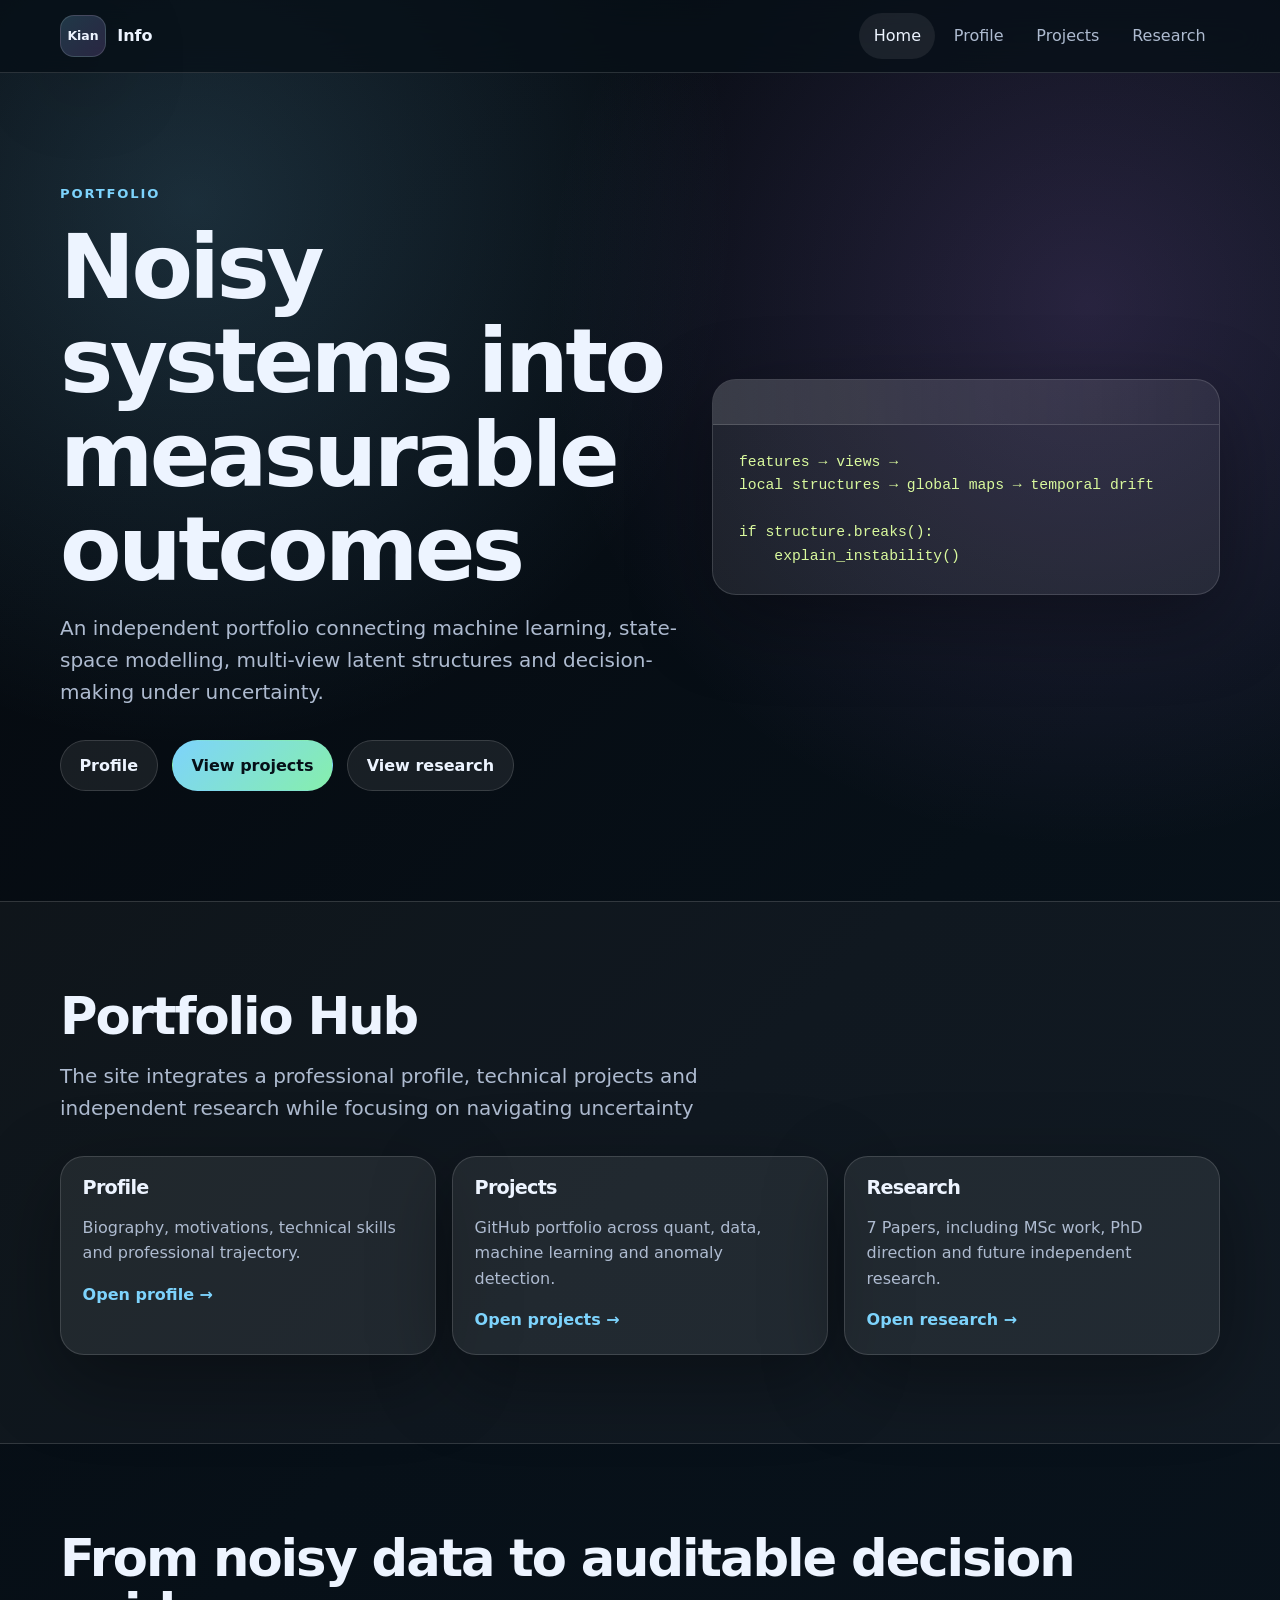
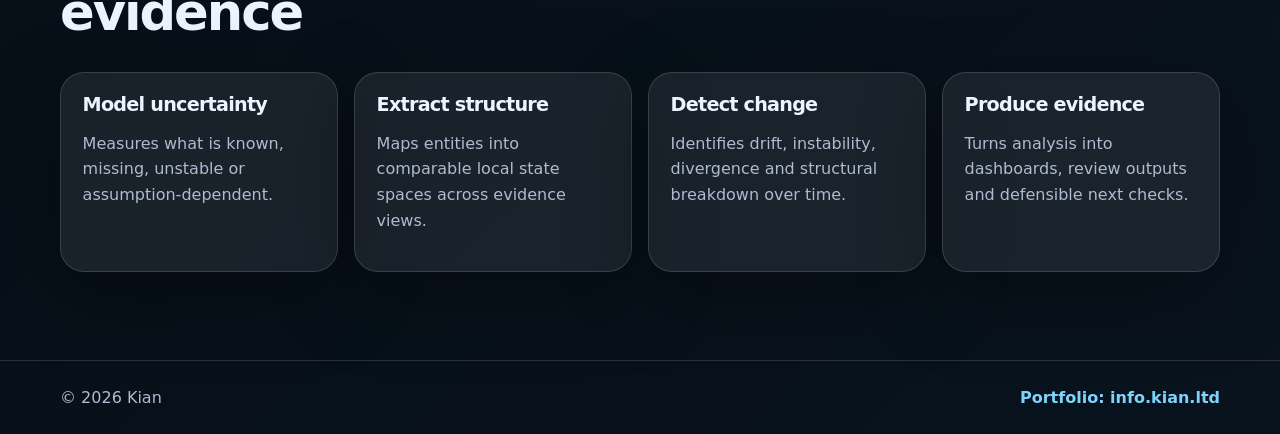
<file: index.html>
<!doctype html>
<html lang="en">
<head>
  <meta charset="utf-8">
  <meta name="viewport" content="width=device-width, initial-scale=1">
  <title>Kian Info</title>
  <meta http-equiv="refresh" content="0; url=website-info/home.html">
  <script>location.replace('website-info/home.html')</script>
</head>
<body>
  <p><a href="website-info/home.html">Kian</a></p>
</body>
</html>
</file>
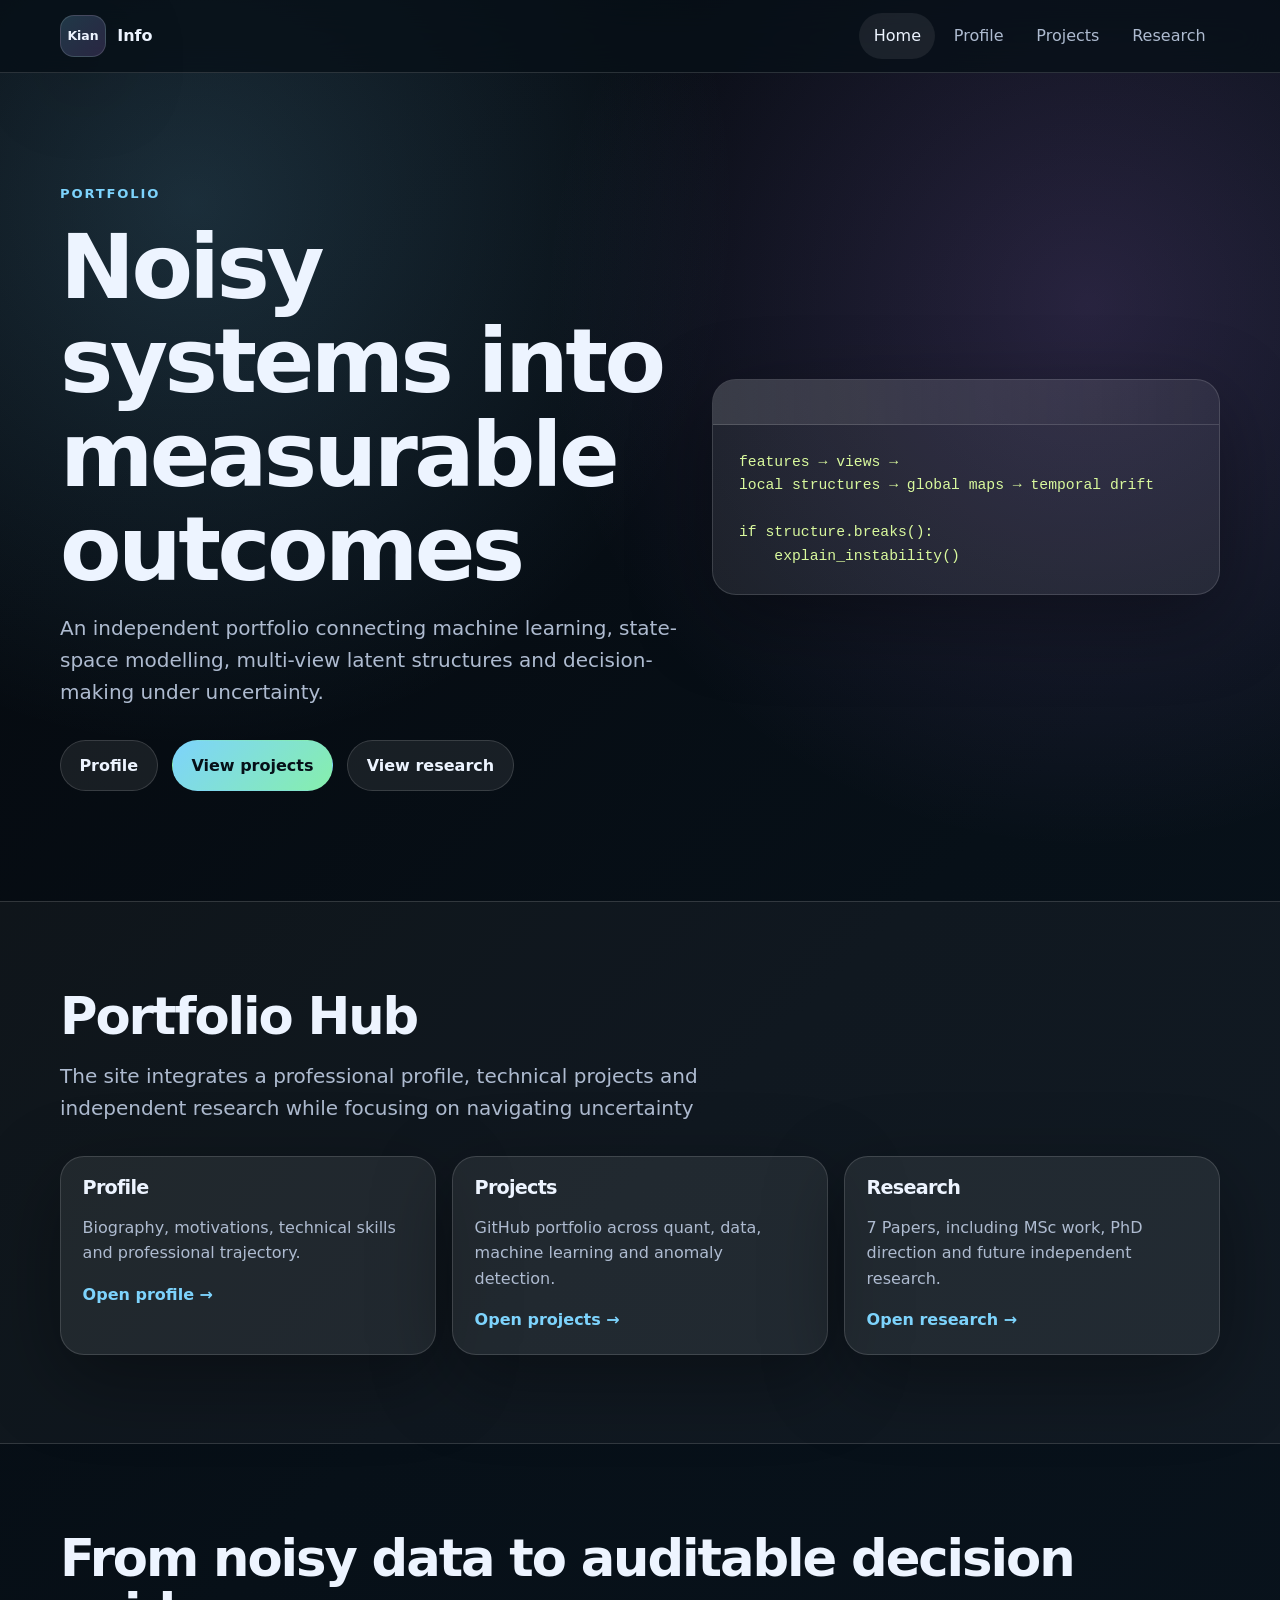
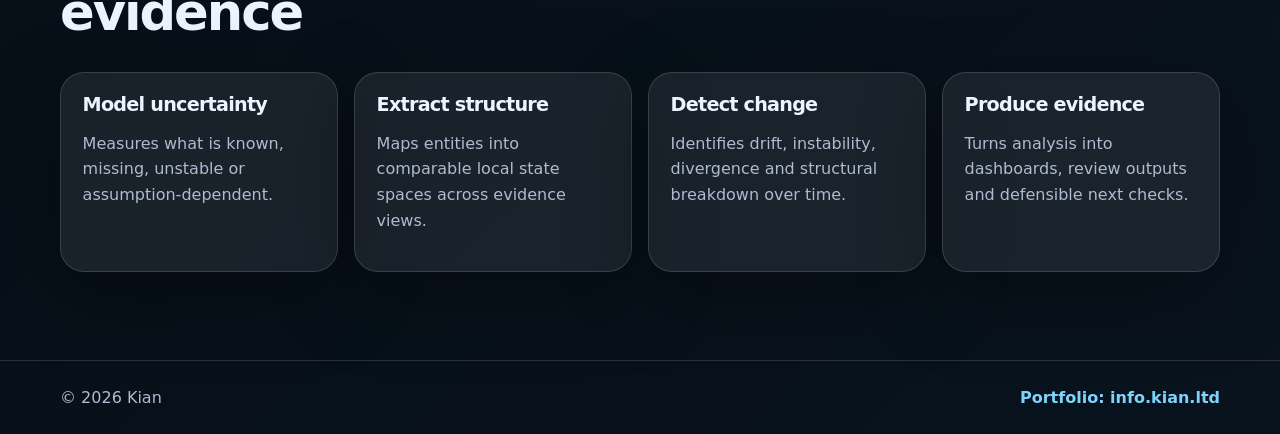
<file: website-info/home.html>
<!doctype html>
<html lang="en">

<head>
  <meta charset="utf-8">
  <meta name="viewport" content="width=device-width, initial-scale=1">
  <title>Portfolio | Kian Info</title>

  <base href="../">
  <link rel="stylesheet" href="website-info/assets/site.css">
  <script defer src="website-info/assets/site.js"></script>
</head>

<body>
  <header class="header">
    <nav class="nav container" aria-label="Main navigation">
      <a class="brand" href="website-info/home.html"><span class="mark">Kian</span><span>Info</span></a>
      <button class="menu" type="button" aria-label="Toggle navigation" aria-expanded="false">☰</button>
      <div class="links">
        <a class="active" href="website-info/home.html">Home</a>
        <a href="website-info/profile.html">Profile</a>
        <a href="website-info/projects.html">Projects</a>
        <a href="website-info/research.html">Research</a>
      </div>
    </nav>
  </header>

  <main>
    <section class="hero">
      <div class="container split">
        <div class="reveal">
          <p class="eyebrow">Portfolio</p>
          <h1>Noisy systems into measurable outcomes</h1>
          <p class="lead">An independent portfolio connecting machine learning, state-space modelling, multi-view latent
            structures and decision-making under uncertainty.</p>
          <div class="buttons">
            <a class="button" href="website-info/profile.html">Profile</a>
            <a class="button primary" href="website-info/projects.html">View projects</a>
            <a class="button" href="website-info/research.html">View research</a>

          </div>
        </div>
        <aside class="panel code-panel reveal">
          <pre class="code">features → views →
local structures → global maps → temporal drift

if structure.breaks():
    explain_instability()</pre>
        </aside>
      </div>
    </section>

    <section class="section band">
      <div class="container">
        <div class="heading reveal">
          <h2>Portfolio Hub</h2>
          <p class="lead">The site integrates a professional profile, technical projects and independent research while
            focusing on navigating uncertainty</p>
        </div>
        <div class="grid three">
          <article class="card reveal">
            <h3>Profile</h3>
            <p>Biography, motivations, technical skills and professional trajectory.</p>
            <a href="website-info/profile.html">Open profile →</a>
          </article>
          <article class="card reveal">
            <h3>Projects</h3>
            <p>GitHub portfolio across quant, data, machine learning and anomaly detection.</p>
            <a href="website-info/projects.html">Open projects →</a>
          </article>
          <article class="card reveal">
            <h3>Research</h3>
            <p>7 Papers, including MSc work, PhD direction and future independent research.</p>
            <a href="website-info/research.html">Open research →</a>
          </article>
        </div>
      </div>
    </section>

    <section class="section">
      <div class="container">
        <div class="heading reveal">
          <h2>From noisy data to auditable decision evidence</h2>
        </div>

        <div class="grid four">
          <article class="card reveal">
            <h3>Model uncertainty</h3>
            <p>Measures what is known, missing, unstable or assumption-dependent.</p>
          </article>

          <article class="card reveal">
            <h3>Extract structure</h3>
            <p>Maps entities into comparable local state spaces across evidence views.</p>
          </article>

          <article class="card reveal">
            <h3>Detect change</h3>
            <p>Identifies drift, instability, divergence and structural breakdown over time.</p>
          </article>

          <article class="card reveal">
            <h3>Produce evidence</h3>
            <p>Turns analysis into dashboards, review outputs and defensible next checks.</p>
          </article>
        </div>
      </div>
    </section>
  </main>

  <footer class="footer">
    <div class="container">
      <p>© <span id="year"></span> Kian </p>
      <a href="https://info.kian.ltd">Portfolio: info.kian.ltd</a>
    </div>
  </footer>
</body>

</html>
</file>
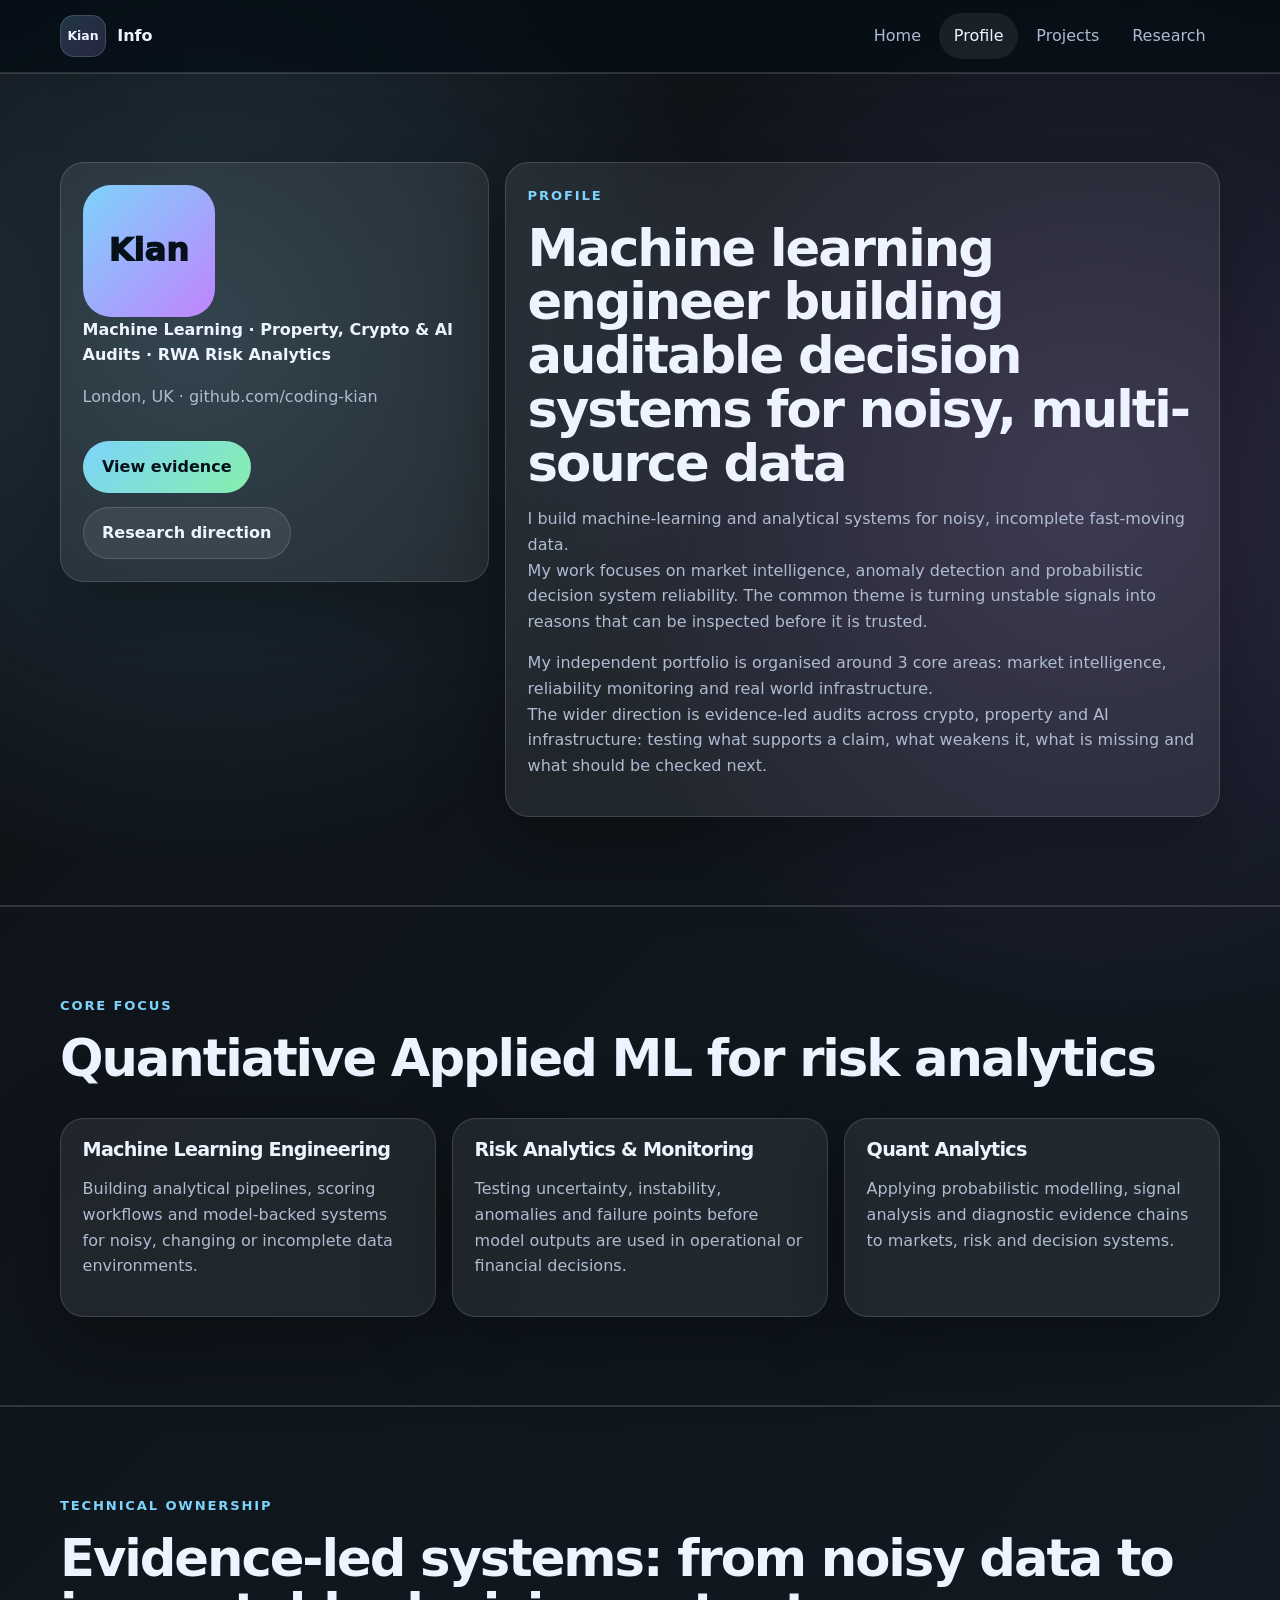
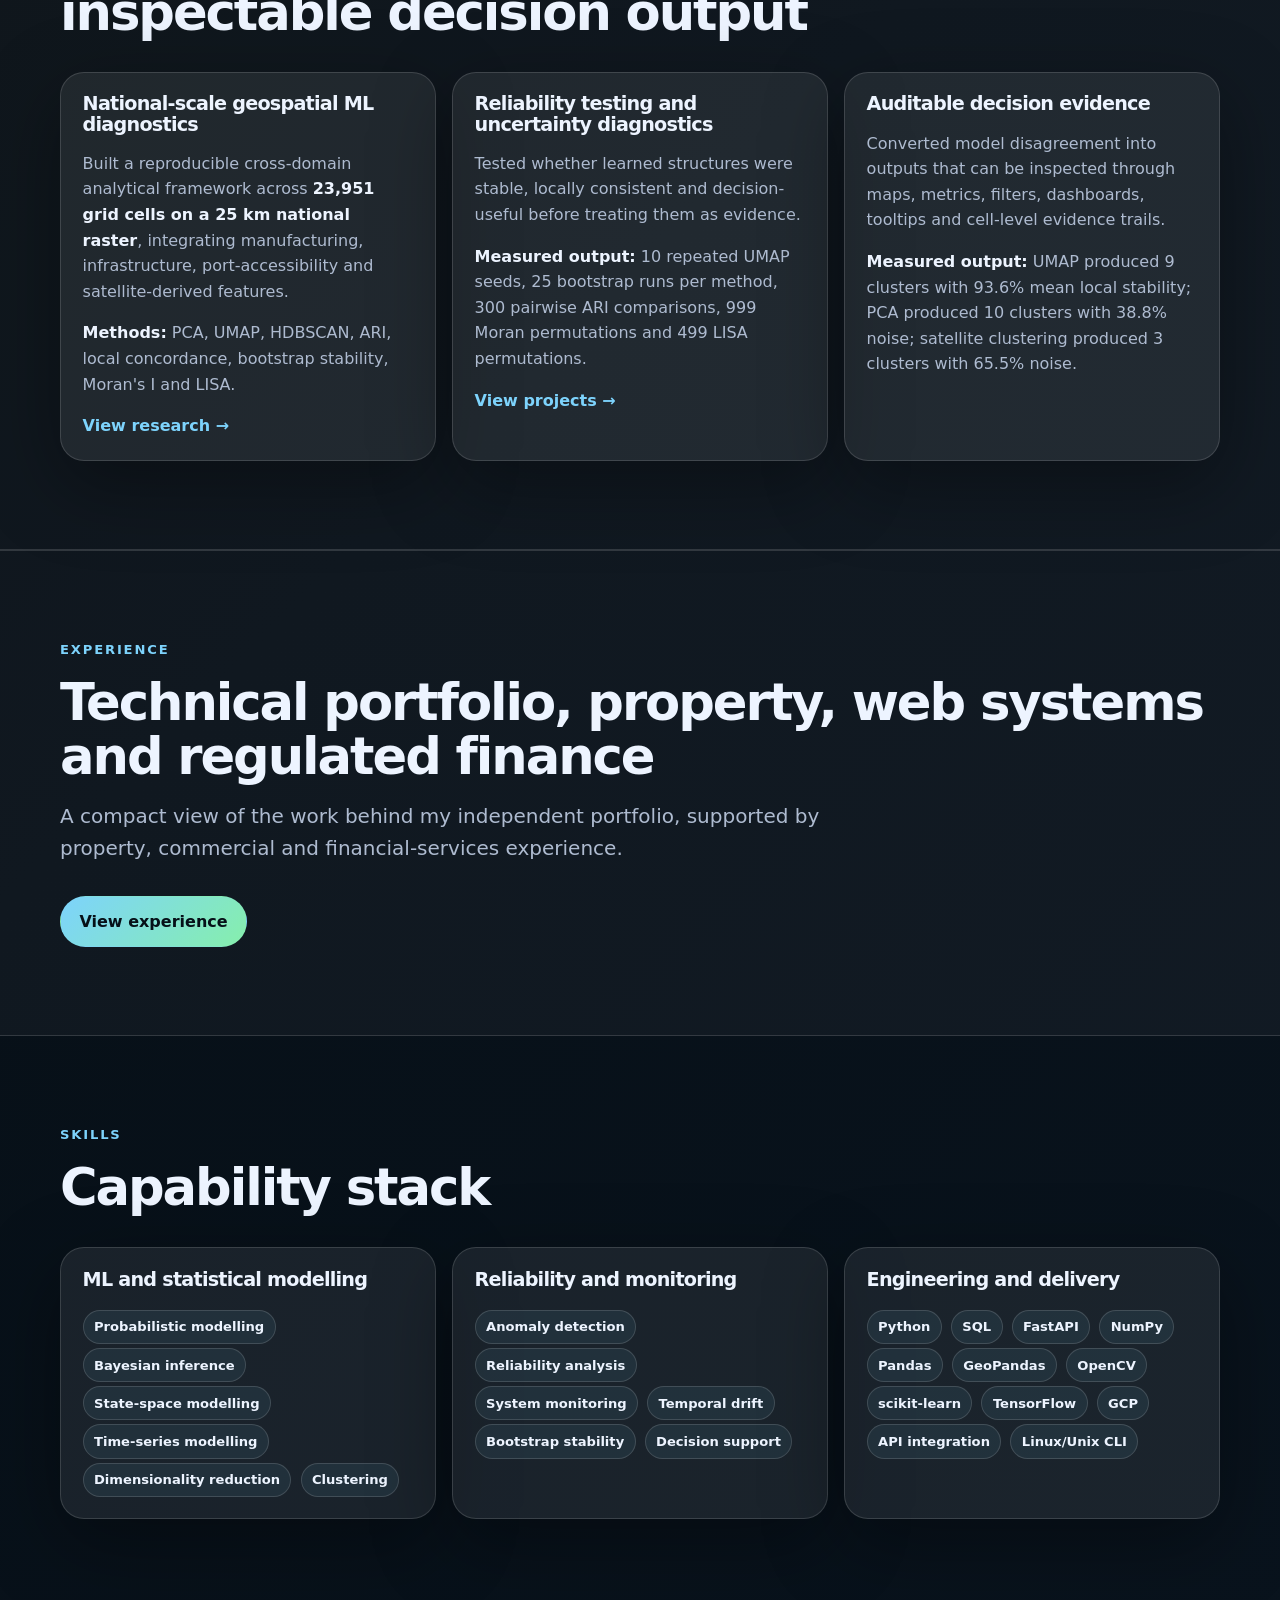
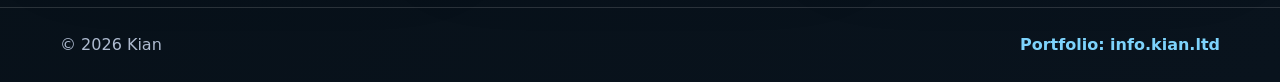
<file: website-info/profile.html>
<!doctype html>
<html lang="en">

<head>
  <meta charset="utf-8">
  <meta name="viewport" content="width=device-width, initial-scale=1">
  <title>Profile | Kian Info</title>
  <meta name="description" content=".">
  <base href="../">
  <link rel="stylesheet" href="website-info/assets/site.css">
  <script defer src="website-info/assets/site.js"></script>
</head>

<body>
  <header class="header">
    <nav class="nav container" aria-label="Main navigation">
      <a class="brand" href="website-info/home.html"><span class="mark">Kian</span><span>Info</span></a>
      <button class="menu" type="button" aria-label="Toggle navigation" aria-expanded="false">☰</button>
      <div class="links">
        <a href="website-info/home.html">Home</a>
        <a class="active" href="website-info/profile.html">Profile</a>
        <a href="website-info/projects.html">Projects</a>
        <a href="website-info/research.html">Research</a>
      </div>
    </nav>
  </header>


  <main>
    <section class="section band">
      <div class="container profile">
        <aside class="panel reveal">
          <div class="avatar">Kian</div>
          <p><strong>Machine Learning · Property, Crypto & AI Audits · RWA Risk Analytics</strong></p>
          <p>London, UK · github.com/coding-kian</p>
          <div class="buttons">
            <a class="button primary" href="website-info/projects.html">View evidence</a>
            <a class="button" href="website-info/research.html">Research direction</a>
          </div>
        </aside>

        <div class="panel reveal">
          <p class="eyebrow">Profile</p>
          <h2>Machine learning engineer building auditable decision systems for noisy, multi-source data</h2>
          <p>
            I build machine-learning and analytical systems for noisy, incomplete fast-moving data.
            <br>
            My work focuses on market intelligence, anomaly detection and probabilistic decision
            system reliability. The common theme is turning unstable signals into reasons that can
            be inspected before it is trusted.
          </p>
          <p>
            My independent portfolio is organised around 3 core areas: market intelligence, reliability monitoring and
            real world infrastructure.
            <br>
            The wider direction is evidence-led audits across crypto, property and AI infrastructure: testing
            what supports a claim, what weakens it, what is missing and what should be checked next.
          </p>
        </div>
      </div>
    </section>

    <section class="section band">
      <div class="container">
        <div class="heading reveal">
          <p class="eyebrow">core focus</p>
          <h2>Quantiative Applied ML for risk analytics</h2>
        </div>


        <div class="grid three">
          <article class="card reveal">
            <h3>Machine Learning Engineering</h3>
            <p>
              Building analytical pipelines, scoring workflows and model-backed systems for noisy, changing or
              incomplete
              data environments.
            </p>
          </article>

          <article class="card reveal">
            <h3>Risk Analytics & Monitoring</h3>
            <p>
              Testing uncertainty, instability, anomalies and failure points before model outputs are used in
              operational
              or financial decisions.
            </p>
          </article>

          <article class="card reveal">
            <h3>Quant Analytics</h3>
            <p>
              Applying probabilistic modelling, signal analysis and diagnostic evidence chains to markets, risk and
              decision systems.
            </p>
          </article>
        </div>


      </div>
    </section>

    <section class="section band">
      <div class="container">
        <div class="heading reveal">
          <p class="eyebrow">Technical ownership</p>
          <h2>Evidence-led systems: from noisy data to inspectable decision output</h2>
        </div>

        <div class="grid three">
          <article class="card reveal">
            <h3>National-scale geospatial ML diagnostics</h3>
            <p>
              Built a reproducible cross-domain analytical framework across <strong>23,951 grid cells on a
                25 km national raster</strong>, integrating manufacturing, infrastructure, port-accessibility
              and satellite-derived features.
            </p>
            <p>
              <strong>Methods:</strong> PCA, UMAP, HDBSCAN, ARI, local concordance, bootstrap stability,
              Moran's I and LISA.
            </p>
            <a class="project-link" href="website-info/research.html">View research →</a>
          </article>

          <article class="card reveal">
            <h3>Reliability testing and uncertainty diagnostics</h3>
            <p>
              Tested whether learned structures were stable, locally consistent and decision-useful before treating
              them as evidence.
            </p>
            <p>
              <strong>Measured output:</strong> 10 repeated UMAP seeds, 25 bootstrap runs per method,
              300 pairwise ARI comparisons, 999 Moran permutations and 499 LISA permutations.
            </p>
            <a class="project-link" href="website-info/projects.html">View projects →</a>
          </article>

          <article class="card reveal">
            <h3>Auditable decision evidence</h3>
            <p>
              Converted model disagreement into outputs that can be inspected through maps, metrics, filters,
              dashboards, tooltips and cell-level evidence trails.
            </p>
            <p>
              <strong>Measured output:</strong> UMAP produced 9 clusters with 93.6% mean local stability;
              PCA produced 10 clusters with 38.8% noise; satellite clustering produced 3 clusters with 65.5% noise.
            </p>
          </article>
        </div>

      </div>
    </section>

    <section class="section band" id="experience">
      <div class="container">
        <div class="heading reveal">
          <p class="eyebrow">Experience</p>
          <h2>Technical portfolio, property, web systems and regulated finance</h2>
          <p class="lead">
            A compact view of the work behind my independent portfolio, supported by property, commercial and
            financial-services
            experience.
          </p>
        </div>
        <button class="button primary" type="button" data-open-modal="experience-modal">
          View experience
        </button>


        <dialog class="experience-modal" id="experience-modal">
          <div class="modal-top">
            <button class="modal-close" type="button" data-close-modal aria-label="Close modal">×</button>
          </div>
          <article class="experience-block">
            <h3>Founding Machine Learning Engineer <strong>(2021–Present)</strong></h3>
            <p><strong>Kian Info - Independent ML Engineering Portfolio</strong></p>

            <p>
              Independent ML engineering portfolio focused on noisy data, market intelligence,
              anomaly detection and probabilistic decision systems.
            </p>

            <ul>
              <li><strong>Realtime Market Intelligence GCP:</strong> monitored 5 networks, ~230,000 pair/pool sources,
                12-second updates and ~160M batched contract calls per day.</li>
              <li><strong>Geospatial ML Diagnostics:</strong> analysed 23,951 grid cells on a 25km raster using PCA,
                UMAP, HDBSCAN, ARI, bootstrap stability, Moran’s I and LISA.</li>
              <li><strong>State Space Anomaly Detection:</strong> built sequential anomaly-detection logic for
                hidden-state change, instability and abnormal behaviour in noisy time-series data.</li>
            </ul>

            <p>
              Focus: Navigating uncertainty, market intelligence, anomaly detection, geospatial ML, probabilistic
              systems.
            </p>
          </article>

          <article class="experience-block">
            <h3>Property Development & Operations <strong>(2024-2025)</strong></h3>
            <p><strong>Private Property Asset Project</strong></p>

            <p>
              Led a private residential property project across acquisition, financing,
              contractor coordination, compliance, cost control and operational optimisation.
            </p>

            <ul>
              <li>Managed a £30k+ improvement budget.</li>
              <li>Improved asset value from £100k+ to £170k+ GDV.</li>
              <li>Achieved £25k+ annual gross rental yield.</li>
            </ul>

            <p>
              Focus: asset risk, yield, constraints, operational management.
            </p>
          </article>

          <article class="experience-block">
            <h3>Web Developer <strong>(2023-2024)</strong></h3>
            <p><strong>Independent Web Systems Business</strong></p>

            <p>
              Built and delivered web systems for local businesses, covering prototyping,
              implementation, deployment, client communication and support.
            </p>

            <ul>
              <li>Developed ~6 custom prototypes from ~750 local businesses.</li>
              <li>Converted ~4 of 18 active prospects into paid work.</li>
              <li>Generated ~£2,450 initial project revenue.</li>
              <li>Built recurring support interest from 3 clients.</li>
            </ul>

            <p>
              Focus: technical delivery, outreach, client work, commercial execution.
            </p>
          </article>

          <article class="experience-block">
            <h3>Property Operations <strong>(2023)</strong></h3>
            <p><strong>UK Luxury Real Estate Brokerage</strong></p>

            <p>
              Supported client acquisition, property operations, listings and sales-process activity
              in a luxury real estate environment.
            </p>

            <ul>
              <li>Networked with ~40 new people per week across 2 weekly events.</li>
              <li>Handled ~30 calls per week and attended ~2-3 client meetings per week.</li>
              <li>Secured ~£8.3M in listings across 5 vendors relationships, representing an estimated
                ~£250k commission pipeline for the company.</li>
            </ul>

            <p>
              Focus: property markets, sales pipeline, networking, client handling.
            </p>
          </article>

          <article class="experience-block">
            <h3>Customer Service Representative <strong>(2022)</strong></h3>
            <p><strong>UK Retail Bank</strong></p>
            <p>
              Worked in a regulated financial-services environment handling customer transactions
              and compliance-bound account operations.
            </p>
            <ul>
              <li>Served ~60 customers per day on average.</li>
              <li>Built exposure to operational risk, financial controls and transaction processes.</li>
              <li>Worked accurately under high-volume service constraints.</li>
            </ul>
            <p>
              Focus: regulated finance, transaction handling, service risk, financial controls.
            </p>
          </article>
        </dialog>

      </div>
    </section>


    <section class="section">
      <div class="container">
        <div class="heading reveal">
          <p class="eyebrow">Skills</p>
          <h2>Capability stack</h2>
        </div>

        <div class="grid three">
          <article class="panel reveal">
            <h3>ML and statistical modelling</h3>
            <span class="tag">Probabilistic modelling</span>
            <span class="tag">Bayesian inference</span>
            <span class="tag">State-space modelling</span>
            <span class="tag">Time-series modelling</span>
            <span class="tag">Dimensionality reduction</span>
            <span class="tag">Clustering</span>
          </article>

          <article class="panel reveal">
            <h3>Reliability and monitoring</h3>
            <span class="tag">Anomaly detection</span>
            <span class="tag">Reliability analysis</span>
            <span class="tag">System monitoring</span>
            <span class="tag">Temporal drift</span>
            <span class="tag">Bootstrap stability</span>
            <span class="tag">Decision support</span>
          </article>

          <article class="panel reveal">
            <h3>Engineering and delivery</h3>
            <span class="tag">Python</span>
            <span class="tag">SQL</span>
            <span class="tag">FastAPI</span>
            <span class="tag">NumPy</span>
            <span class="tag">Pandas</span>
            <span class="tag">GeoPandas</span>
            <span class="tag">OpenCV</span>
            <span class="tag">scikit-learn</span>
            <span class="tag">TensorFlow</span>
            <span class="tag">GCP</span>
            <span class="tag">API integration</span>
            <span class="tag">Linux/Unix CLI</span>
          </article>
        </div>
      </div>
    </section>


  </main>

  <footer class="footer">
    <div class="container">
      <p>© <span id="year"></span> Kian</p>
      <a href="https://info.kian.ltd">Portfolio: info.kian.ltd</a>
    </div>
  </footer>
</body>

</html>
</file>
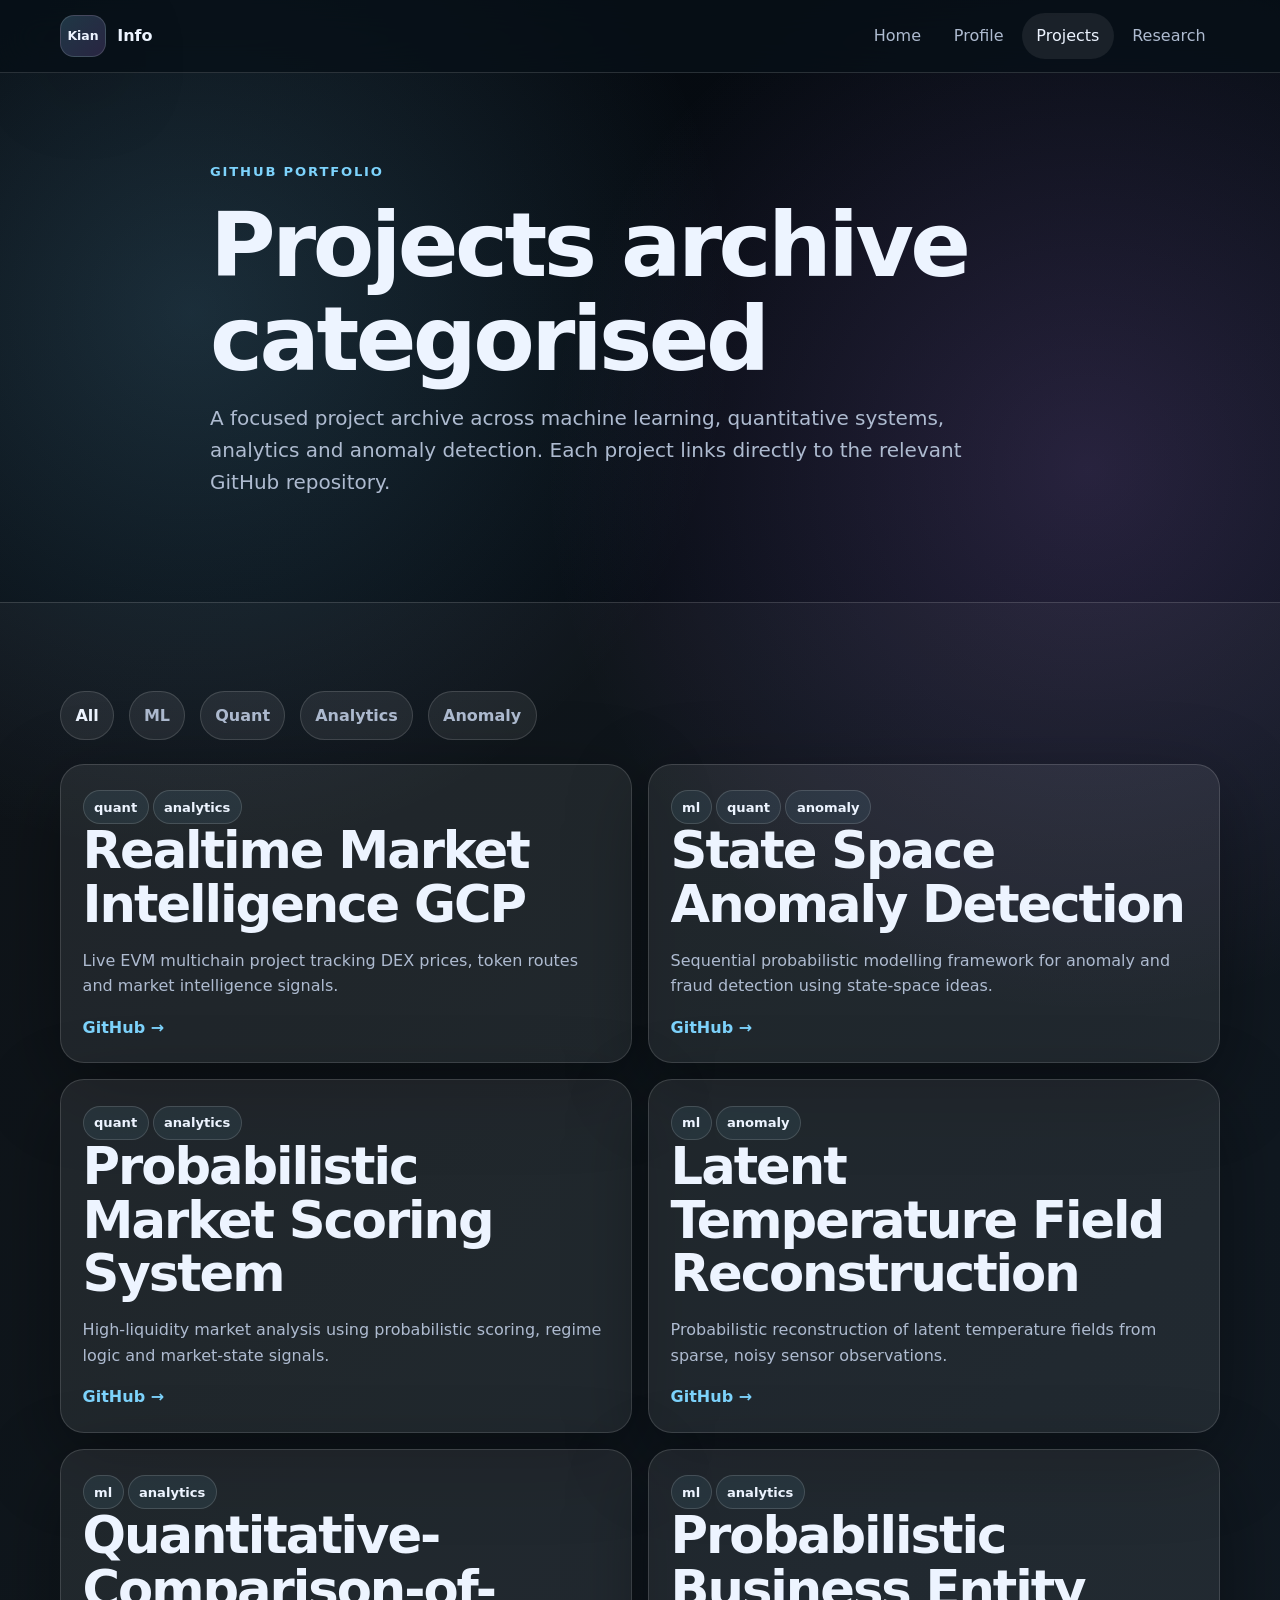
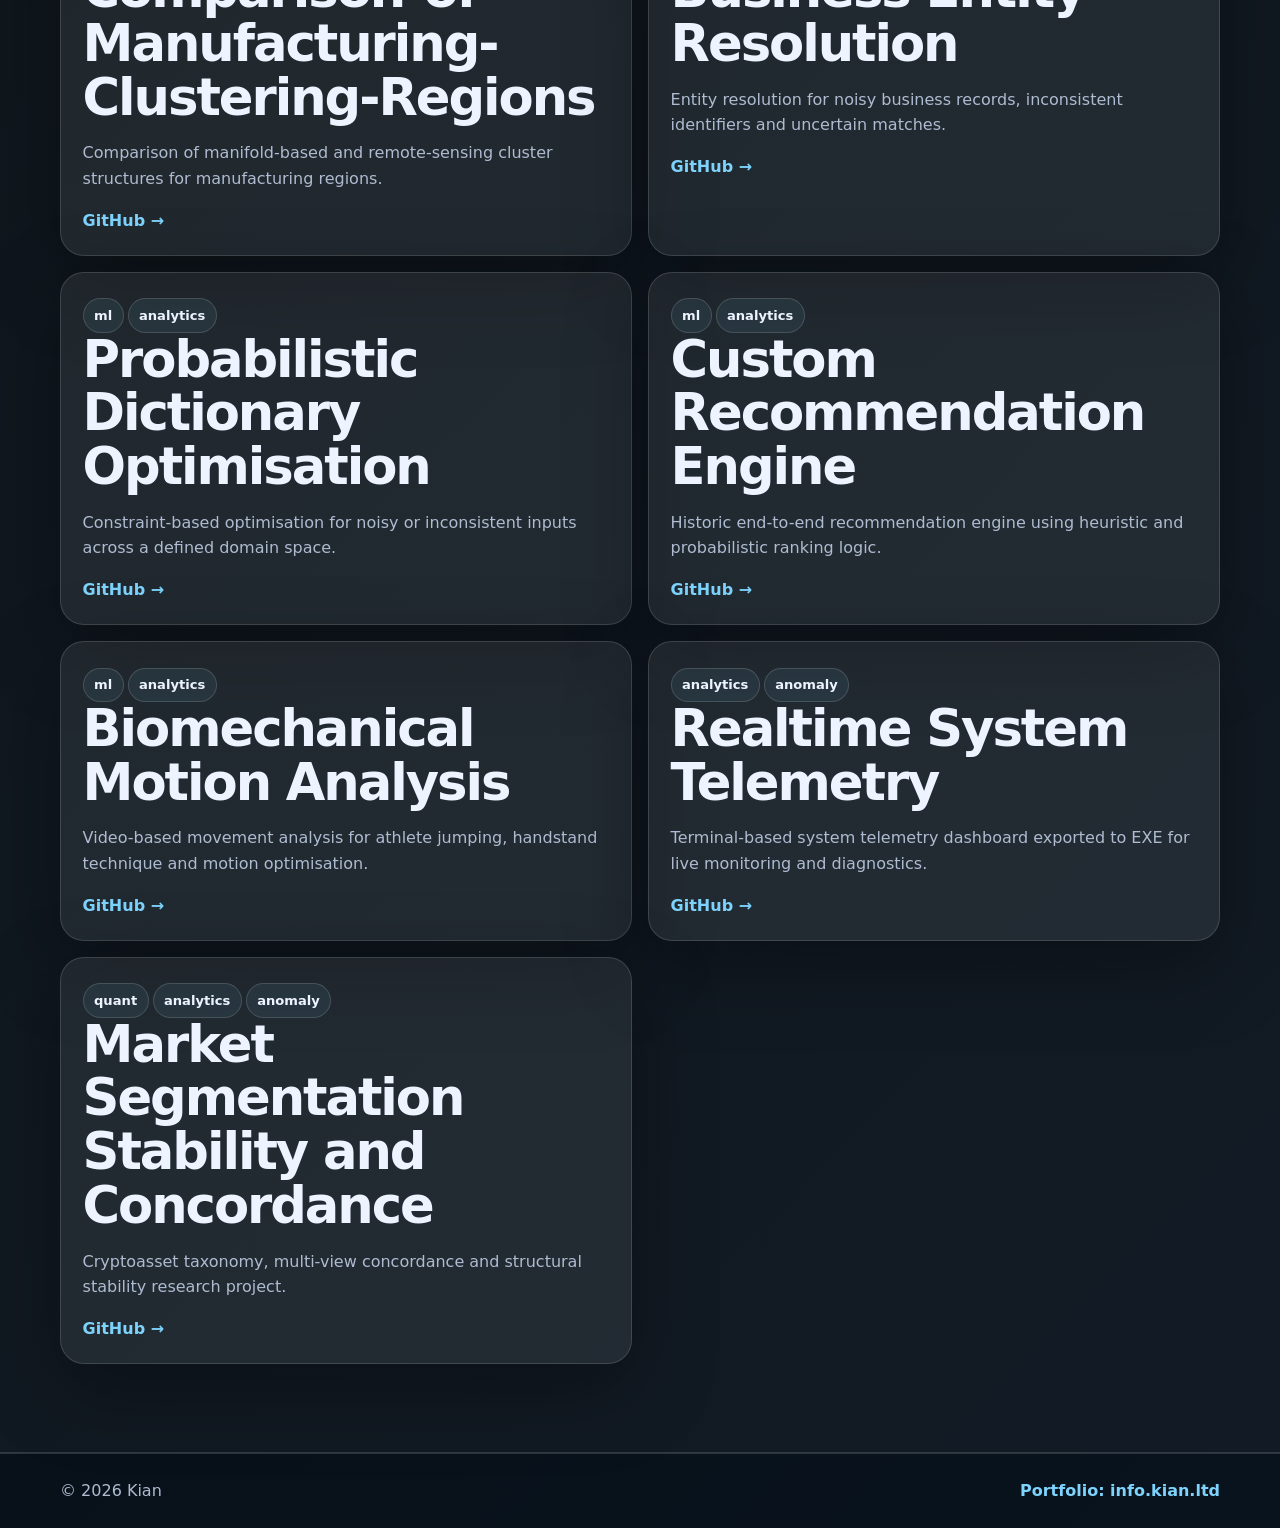
<file: website-info/projects.html>
<!doctype html>
<html lang="en">

<head>
  <meta charset="utf-8">
  <meta name="viewport" content="width=device-width, initial-scale=1">
  <title>Projects | Kian Info</title>
  <meta name="description"
    content="GitHub-linked project portfolio across ML, quant, analytics and anomaly detection.">
  <base href="../">
  <link rel="stylesheet" href="website-info/assets/site.css">
  <script defer src="website-info/assets/site.js"></script>
</head>

<body>
  <header class="header">
    <nav class="nav container" aria-label="Main navigation">
      <a class="brand" href="website-info/home.html"><span class="mark">Kian</span><span>Info</span></a>
      <button class="menu" type="button" aria-label="Toggle navigation" aria-expanded="false">☰</button>
      <div class="links">
        <a href="website-info/home.html">Home</a>
        <a href="website-info/profile.html">Profile</a>
        <a class="active" href="website-info/projects.html">Projects</a>
        <a href="website-info/research.html">Research</a>
      </div>
    </nav>
  </header>

  <main>
    <section class="section">
      <div class="container narrow reveal">
        <p class="eyebrow">GitHub portfolio</p>
        <h1>Projects archive categorised</h1>
        <p class="lead">
          A focused project archive across machine learning, quantitative systems, analytics and anomaly detection.
          Each project links directly to the relevant GitHub repository.
        </p>
      </div>
    </section>

    <section class="section band">
      <div class="container">
        <div class="filters reveal">
          <button class="filter active" type="button" data-filter="all">All</button>
          <button class="filter" type="button" data-filter="ml">ML</button>
          <button class="filter" type="button" data-filter="quant">Quant</button>
          <button class="filter" type="button" data-filter="analytics">Analytics</button>
          <button class="filter" type="button" data-filter="anomaly">Anomaly</button>
        </div>

        <div class="project-grid">
          <article class="project-card reveal" data-category="quant analytics">
            <span class="tag">quant</span><span class="tag">analytics</span>
            <h2>Realtime Market Intelligence GCP</h2>
            <p>Live EVM multichain project tracking DEX prices, token routes and market intelligence signals.</p>
            <a href="https://github.com/coding-kian/Realtime-Market-Intelligence-GCP">GitHub →</a>
          </article>

          <article class="project-card reveal" data-category="ml quant anomaly">
            <span class="tag">ml</span><span class="tag">quant</span><span class="tag">anomaly</span>
            <h2>State Space Anomaly Detection</h2>
            <p>Sequential probabilistic modelling framework for anomaly and fraud detection using state-space ideas.</p>
            <a href="https://github.com/coding-kian/State-Space-Anomaly-Detection">GitHub →</a>
          </article>

          <article class="project-card reveal" data-category="quant analytics">
            <span class="tag">quant</span><span class="tag">analytics</span>
            <h2>Probabilistic Market Scoring System</h2>
            <p>High-liquidity market analysis using probabilistic scoring, regime logic and market-state signals.</p>
            <a href="https://github.com/coding-kian/Probabilistic-Market-Scoring-System">GitHub →</a>
          </article>

          <article class="project-card reveal" data-category="anomaly">
            <span class="tag">ml</span><span class="tag">anomaly</span>
            <h2>Latent Temperature Field Reconstruction</h2>
            <p>Probabilistic reconstruction of latent temperature fields from sparse, noisy sensor observations.</p>
            <a href="https://github.com/coding-kian/Latent-Temperature-Field-Reconstruction">GitHub →</a>
          </article>

          <article class="project-card reveal" data-category="ml analytics">
            <span class="tag">ml</span><span class="tag">analytics</span>
            <h2>Quantitative-Comparison-of-Manufacturing-Clustering-Regions</h2>
            <p>Comparison of manifold-based and remote-sensing cluster structures for manufacturing regions.</p>
            <a href="https://github.com/coding-kian/Quantitative-Comparison-of-Manufacturing-Clustering-Regions">GitHub →</a>
          </article>

          <article class="project-card reveal" data-category="ml analytics">
            <span class="tag">ml</span><span class="tag">analytics</span>
            <h2>Probabilistic Business Entity Resolution</h2>
            <p>Entity resolution for noisy business records, inconsistent identifiers and uncertain matches.</p>
            <a href="https://github.com/coding-kian/Probabilistic-Business-Entity-Resolution">GitHub →</a>
          </article>

          <article class="project-card reveal" data-category="ml analytics">
            <span class="tag">ml</span><span class="tag">analytics</span>
            <h2>Probabilistic Dictionary Optimisation</h2>
            <p>Constraint-based optimisation for noisy or inconsistent inputs across a defined domain space.</p>
            <a href="https://github.com/coding-kian/Probabilistic-Dictionary-optimisation">GitHub →</a>
          </article>

          <article class="project-card reveal" data-category="ml analytics">
            <span class="tag">ml</span><span class="tag">analytics</span>
            <h2>Custom Recommendation Engine</h2>
            <p>Historic end-to-end recommendation engine using heuristic and probabilistic ranking logic.</p>
            <a href="https://github.com/coding-kian/Custom-Recommendation-Engine">GitHub →</a>
          </article>

          <article class="project-card reveal" data-category="ml analytics">
            <span class="tag">ml</span><span class="tag">analytics</span>
            <h2>Biomechanical Motion Analysis</h2>
            <p>Video-based movement analysis for athlete jumping, handstand technique and motion optimisation.</p>
            <a href="https://github.com/coding-kian/Biomechanical-Motion-Analysis">GitHub →</a>
          </article>

          <article class="project-card reveal" data-category="analytics anomaly">
            <span class="tag">analytics</span><span class="tag">anomaly</span>
            <h2>Realtime System Telemetry</h2>
            <p>Terminal-based system telemetry dashboard exported to EXE for live monitoring and diagnostics.</p>
            <a href="https://github.com/coding-kian/Realtime-System-Telemetry">GitHub →</a>
          </article>

          <article class="project-card reveal" data-category="quant analytics anomaly">
            <span class="tag">quant</span><span class="tag">analytics</span><span class="tag">anomaly</span>
            <h2>Market Segmentation Stability and Concordance</h2>
            <p>Cryptoasset taxonomy, multi-view concordance and structural stability research project.</p>
            <a href="https://github.com/coding-kian/Market-Segmentation-Stability-and-Concordance">GitHub →</a>
          </article>
        </div>
      </div>
    </section>
  </main>

  <footer class="footer">
    <div class="container">
      <p>© <span id="year"></span> Kian </p>
      <a href="https://info.kian.ltd">Portfolio: info.kian.ltd</a>
    </div>
  </footer>
</body>

</html>
</file>
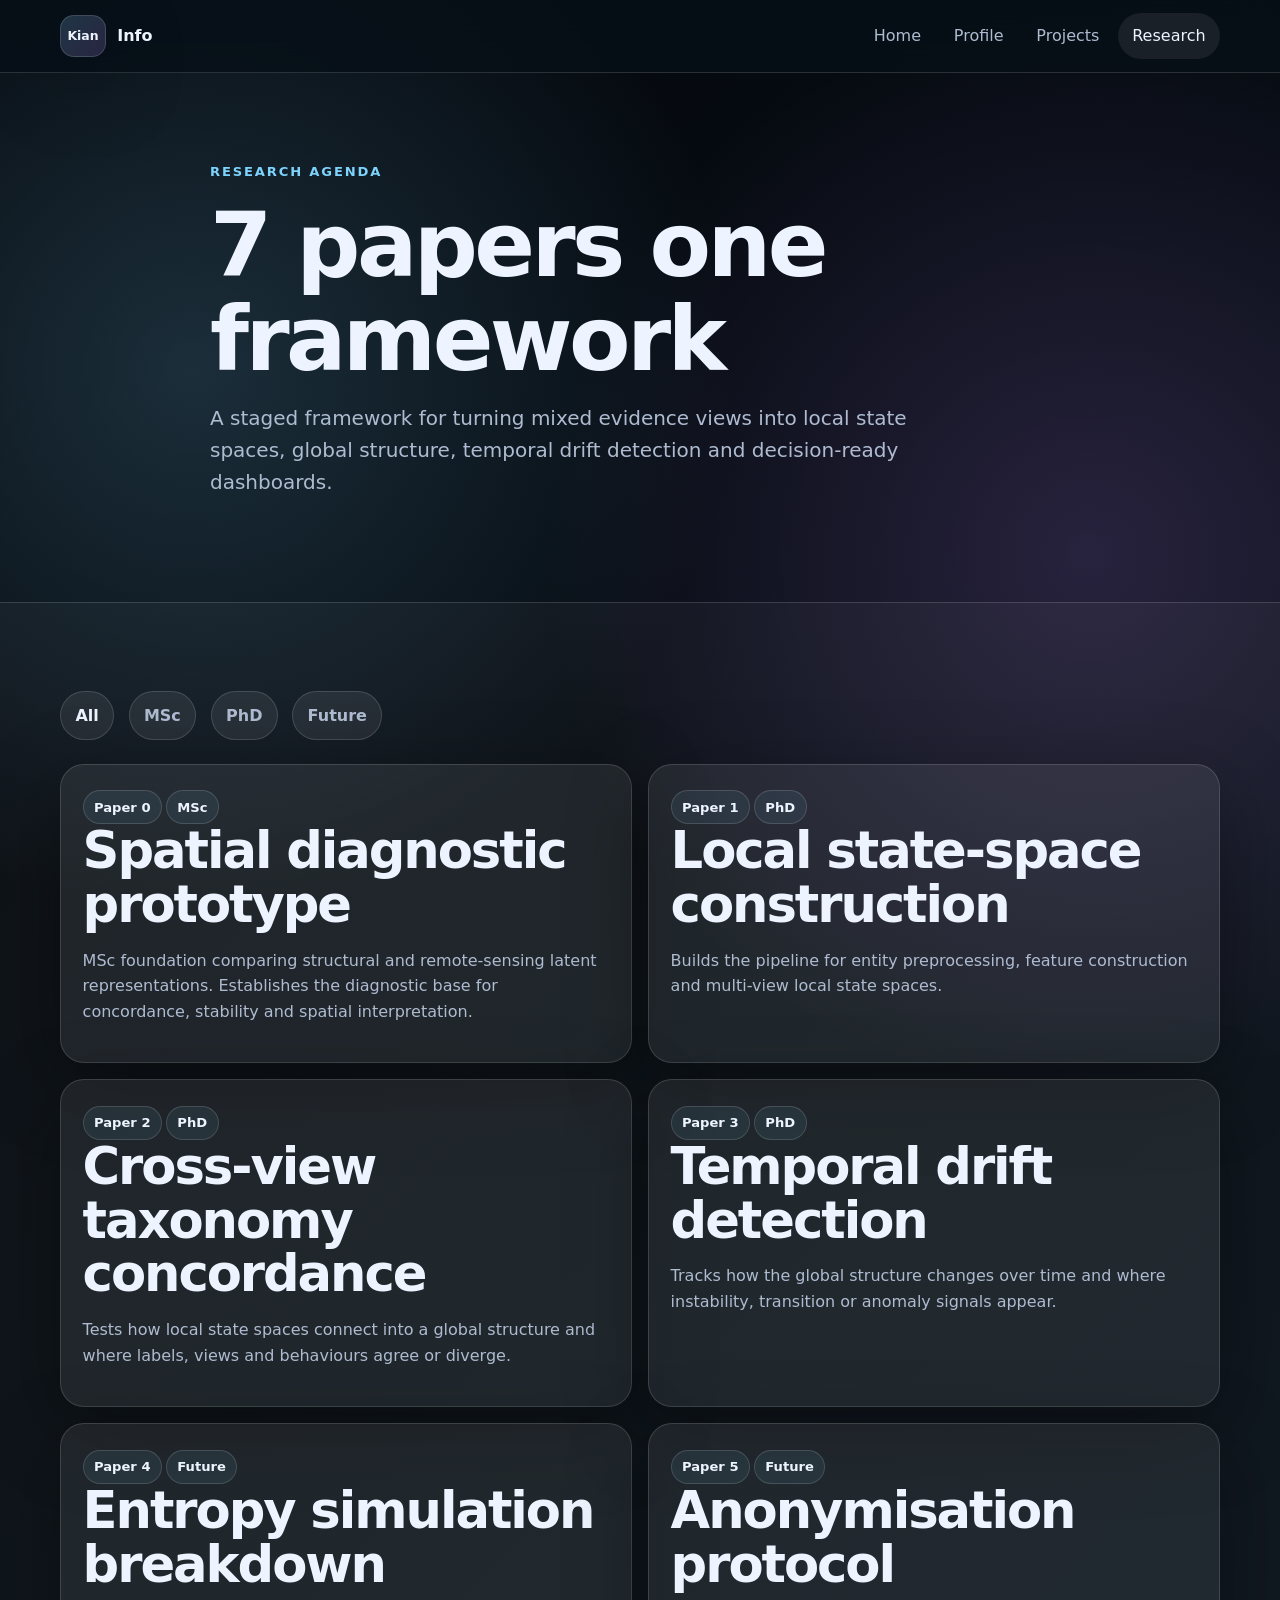
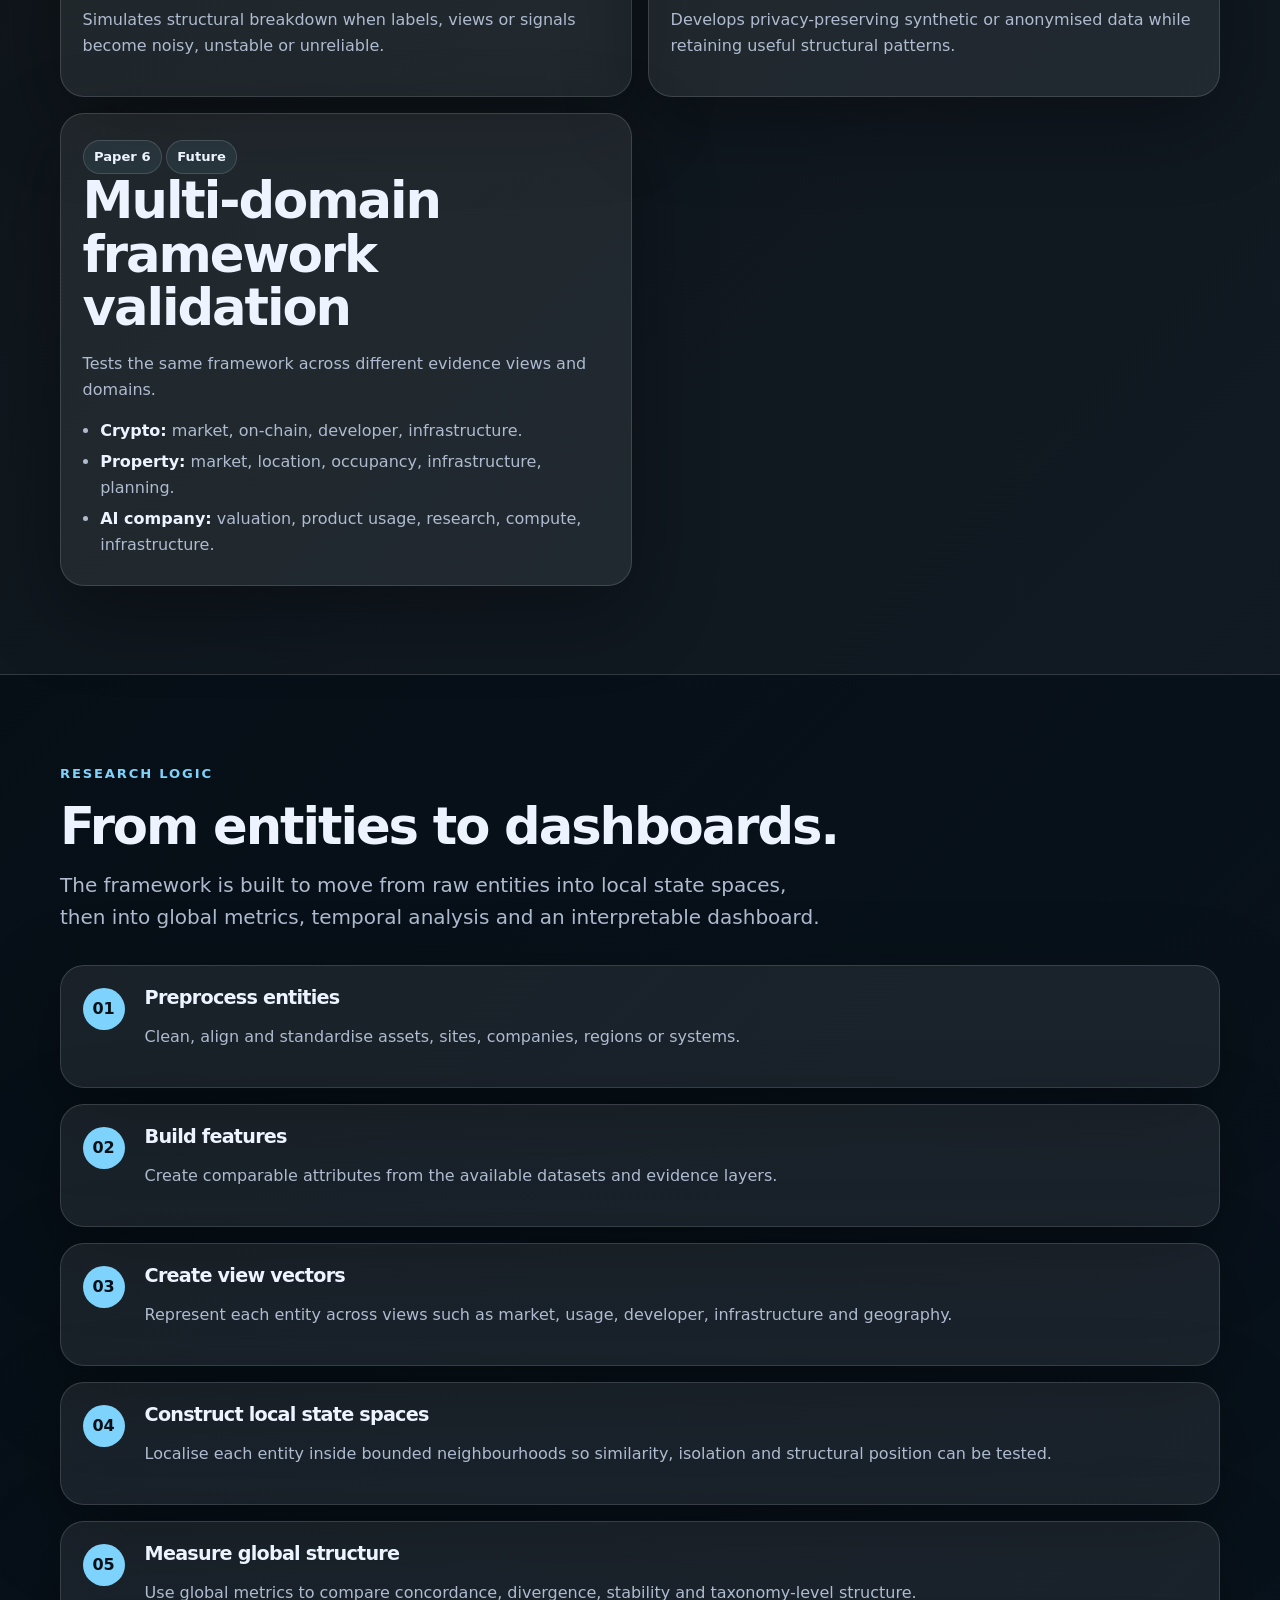
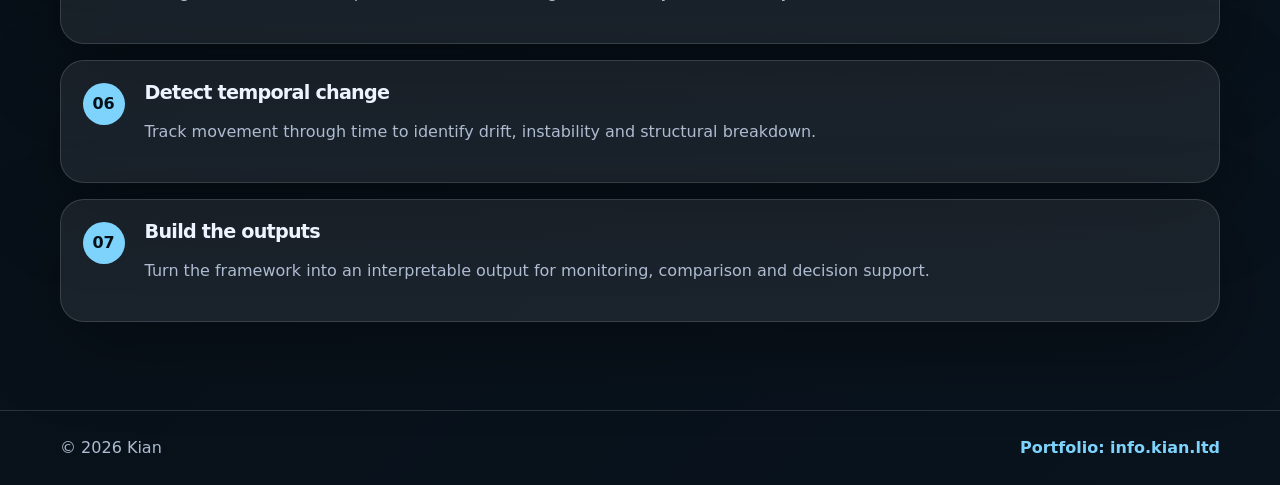
<file: website-info/research.html>
<!doctype html>
<html lang="en">
<head>
  <meta charset="utf-8">
  <meta name="viewport" content="width=device-width, initial-scale=1">
  <title>Research | Kian Info</title>
  <meta name="description" content="Research agenda for multi-view local state spaces, taxonomy concordance, temporal drift and anomaly detection.">
  <base href="../">
  <link rel="stylesheet" href="website-info/assets/site.css">
  <script defer src="website-info/assets/site.js"></script>
</head>
<body>
<header class="header">
  <nav class="nav container" aria-label="Main navigation">
    <a class="brand" href="website-info/home.html"><span class="mark">Kian</span><span>Info</span></a>
    <button class="menu" type="button" aria-label="Toggle navigation" aria-expanded="false">☰</button>
    <div class="links">
      <a href="website-info/home.html">Home</a>
      <a href="website-info/profile.html">Profile</a>
      <a href="website-info/projects.html">Projects</a>
      <a class="active" href="website-info/research.html">Research</a>
    </div>
  </nav>
</header>

<main>
  <section class="section">
    <div class="container narrow reveal">
      <p class="eyebrow">Research agenda</p>
      <h1>7 papers one framework</h1>
      <p class="lead">
        A staged framework for turning mixed evidence views into local state spaces, global structure, temporal drift
        detection and decision-ready dashboards.
      </p>
    </div>
  </section>

  <section class="section band">
    <div class="container">
      <div class="filters reveal">
        <button class="filter active" type="button" data-filter="all">All</button>
        <button class="filter" type="button" data-filter="msc">MSc</button>
        <button class="filter" type="button" data-filter="phd">PhD</button>
        <button class="filter" type="button" data-filter="future">Future</button>
      </div>

      <div class="paper-grid">
        <article class="paper-card reveal" data-category="msc">
          <span class="tag">Paper 0</span><span class="tag">MSc</span>
          <h2>Spatial diagnostic prototype</h2>
          <p>
            MSc foundation comparing structural and remote-sensing latent representations. Establishes the diagnostic
            base for concordance, stability and spatial interpretation.
          </p>
        </article>

        <article class="paper-card reveal" data-category="phd">
          <span class="tag">Paper 1</span><span class="tag">PhD</span>
          <h2>Local state-space construction</h2>
          <p>
            Builds the pipeline for entity preprocessing, feature construction and multi-view local state spaces.
          </p>
        </article>

        <article class="paper-card reveal" data-category="phd">
          <span class="tag">Paper 2</span><span class="tag">PhD</span>
          <h2>Cross-view taxonomy concordance</h2>
          <p>
            Tests how local state spaces connect into a global structure and where labels, views and behaviours agree or
            diverge.
          </p>
        </article>

        <article class="paper-card reveal" data-category="phd">
          <span class="tag">Paper 3</span><span class="tag">PhD</span>
          <h2>Temporal drift detection</h2>
          <p>
            Tracks how the global structure changes over time and where instability, transition or anomaly signals
            appear.
          </p>
        </article>

        <article class="paper-card reveal" data-category="future">
          <span class="tag">Paper 4</span><span class="tag">Future</span>
          <h2>Entropy simulation breakdown</h2>
          <p>
            Simulates structural breakdown when labels, views or signals become noisy, unstable or unreliable.
          </p>
        </article>

        <article class="paper-card reveal" data-category="future">
          <span class="tag">Paper 5</span><span class="tag">Future</span>
          <h2>Anonymisation protocol</h2>
          <p>
            Develops privacy-preserving synthetic or anonymised data while retaining useful structural patterns.
          </p>
        </article>

        <article class="paper-card reveal" data-category="future">
          <span class="tag">Paper 6</span><span class="tag">Future</span>
          <h2>Multi-domain framework validation</h2>
          <p>Tests the same framework across different evidence views and domains.</p>
          <ul>
            <li><strong>Crypto:</strong> market, on-chain, developer, infrastructure.</li>
            <li><strong>Property:</strong> market, location, occupancy, infrastructure, planning.</li>
            <li><strong>AI company:</strong> valuation, product usage, research, compute, infrastructure.</li>
          </ul>
        </article>
      </div>
    </div>
  </section>

  <section class="section">
    <div class="container">
      <div class="heading reveal">
        <p class="eyebrow">Research logic</p>
        <h2>From entities to dashboards.</h2>
        <p class="lead">
          The framework is built to move from raw entities into local state spaces, then into global metrics, temporal
          analysis and an interpretable dashboard.
        </p>
      </div>

      <div class="timeline">
        <article class="step reveal">
          <span>01</span>
          <div>
            <h3>Preprocess entities</h3>
            <p>Clean, align and standardise assets, sites, companies, regions or systems.</p>
          </div>
        </article>

        <article class="step reveal">
          <span>02</span>
          <div>
            <h3>Build features</h3>
            <p>Create comparable attributes from the available datasets and evidence layers.</p>
          </div>
        </article>

        <article class="step reveal">
          <span>03</span>
          <div>
            <h3>Create view vectors</h3>
            <p>Represent each entity across views such as market, usage, developer, infrastructure and geography.</p>
          </div>
        </article>

        <article class="step reveal">
          <span>04</span>
          <div>
            <h3>Construct local state spaces</h3>
            <p>Localise each entity inside bounded neighbourhoods so similarity, isolation and structural position can be tested.</p>
          </div>
        </article>

        <article class="step reveal">
          <span>05</span>
          <div>
            <h3>Measure global structure</h3>
            <p>Use global metrics to compare concordance, divergence, stability and taxonomy-level structure.</p>
          </div>
        </article>

        <article class="step reveal">
          <span>06</span>
          <div>
            <h3>Detect temporal change</h3>
            <p>Track movement through time to identify drift, instability and structural breakdown.</p>
          </div>
        </article>

        <article class="step reveal">
          <span>07</span>
          <div>
            <h3>Build the outputs</h3>
            <p>Turn the framework into an interpretable output for monitoring, comparison and decision support.</p>
          </div>
        </article>
      </div>
    </div>
  </section>
</main>

<footer class="footer"><div class="container"><p>© <span id="year"></span> Kian </p>
  <a href="https://info.kian.ltd">Portfolio: info.kian.ltd</a></div>
</footer>
</body>
</html>
</file>
